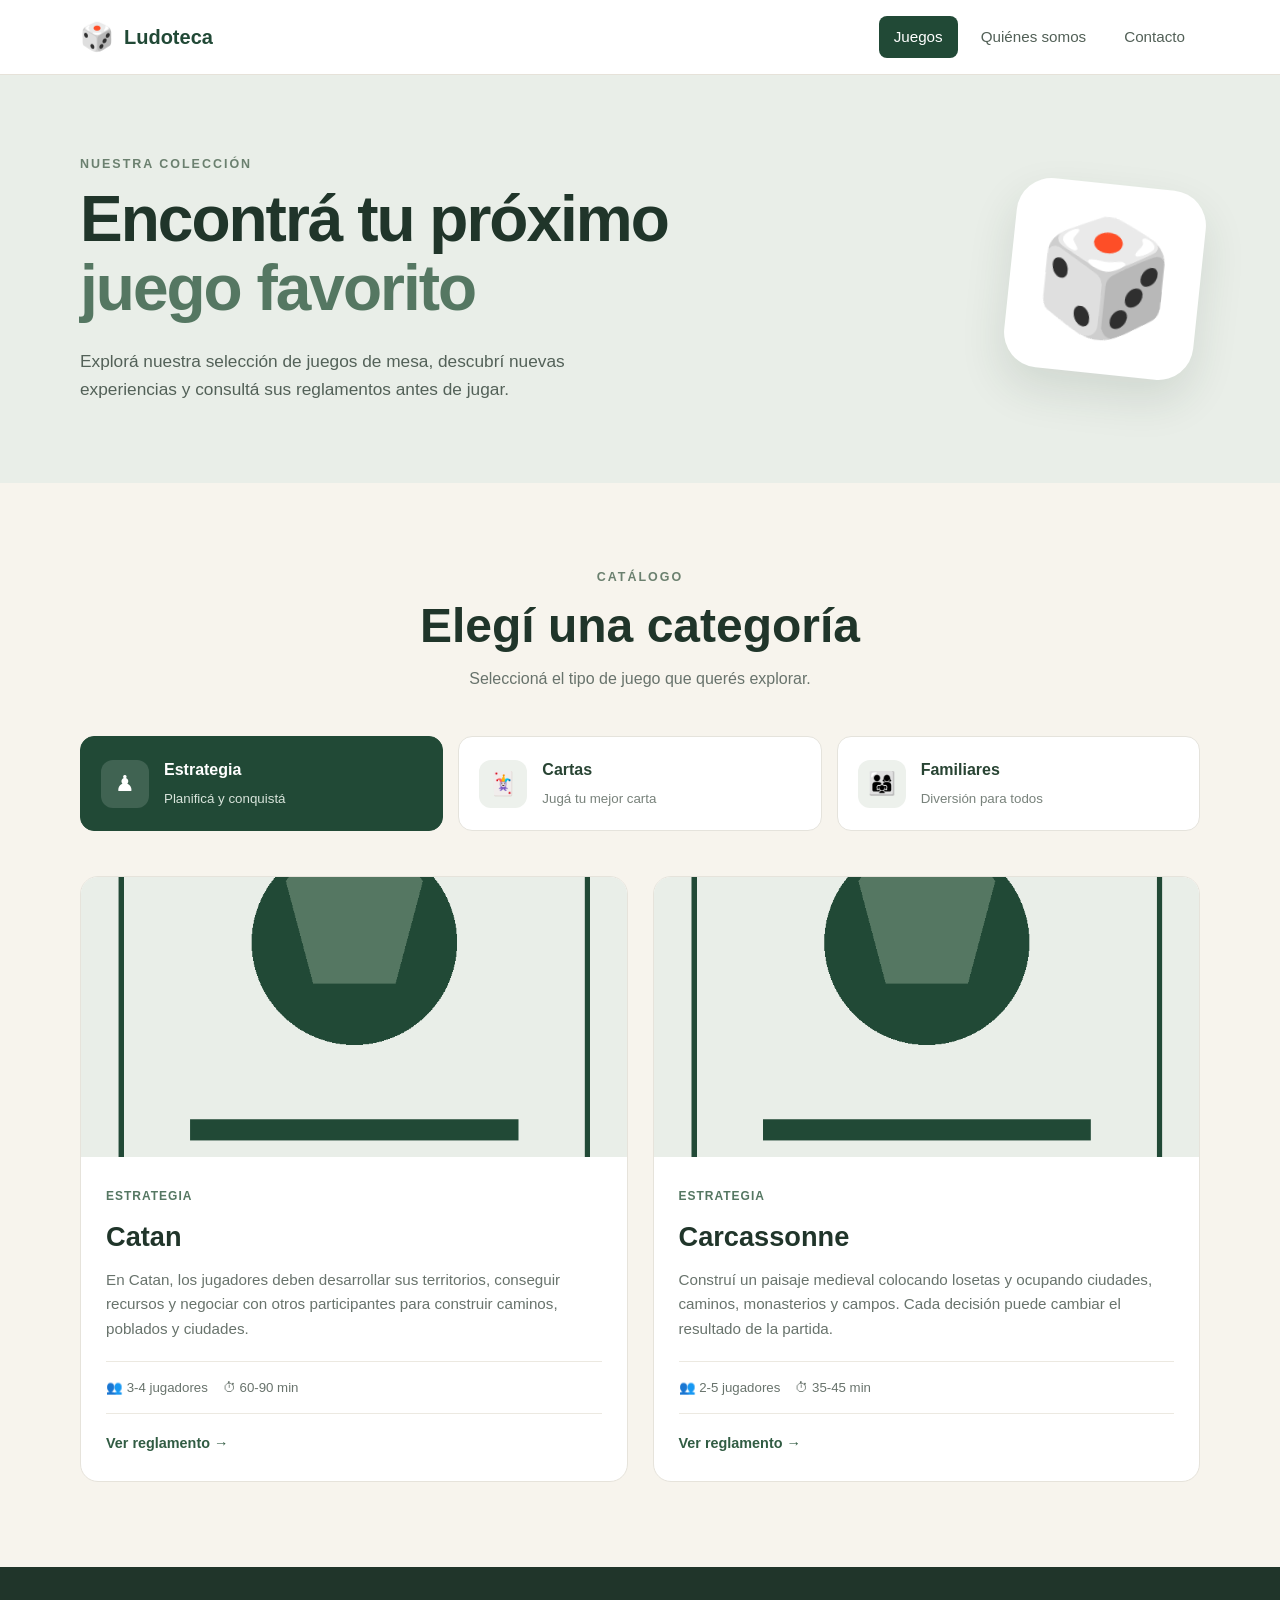
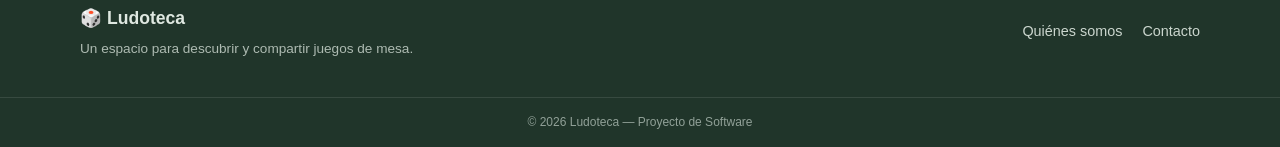
<file: chatgpt/index.html>
<!DOCTYPE html>
<html lang="es">
<head>
    <meta charset="UTF-8">
    <meta name="viewport" content="width=device-width, initial-scale=1.0">
    <title>Ludoteca - Juegos de mesa</title>
    <link rel="stylesheet" href="estilosIA.css">
</head>

<body>

    <!-- ================= HEADER ================= -->

    <header class="header">
        <div class="contenedor header-contenido">

            <a href="index.html" class="logo">
                <span class="logo-icono">🎲</span>
                <span>Ludoteca</span>
            </a>

            <nav class="navegacion">
                <a href="index.html" class="activo">Juegos</a>
                <a href="nosotros.html">Quiénes somos</a>
                <a href="contacto.html">Contacto</a>
            </nav>

        </div>
    </header>


    <!-- ================= PRESENTACIÓN ================= -->

    <main>

        <section class="hero">
            <div class="contenedor hero-contenido">

                <div class="hero-texto">
                    <p class="etiqueta">NUESTRA COLECCIÓN</p>

                    <h1>
                        Encontrá tu próximo
                        <span>juego favorito</span>
                    </h1>

                    <p class="hero-descripcion">
                        Explorá nuestra selección de juegos de mesa,
                        descubrí nuevas experiencias y consultá sus
                        reglamentos antes de jugar.
                    </p>
                </div>

                <div class="hero-dado">
                    🎲
                </div>

            </div>
        </section>


        <!-- ================= CATÁLOGO ================= -->

        <section class="catalogo" id="juegos">

            <div class="contenedor">

                <div class="seccion-titulo">
                    <p class="etiqueta">CATÁLOGO</p>
                    <h2>Elegí una categoría</h2>
                    <p>
                        Seleccioná el tipo de juego que querés explorar.
                    </p>
                </div>


                <!-- RADIO BUTTONS -->

                <input type="radio" name="categoria" id="estrategia" checked>
                <input type="radio" name="categoria" id="cartas">
                <input type="radio" name="categoria" id="familiares">


                <!-- BOTONES DE CATEGORÍA -->

                <div class="categorias">

                    <label for="estrategia" class="categoria">
                        <span class="categoria-icono">♟</span>
                        <span>
                            <strong>Estrategia</strong>
                            <small>Planificá y conquistá</small>
                        </span>
                    </label>

                    <label for="cartas" class="categoria">
                        <span class="categoria-icono">🃏</span>
                        <span>
                            <strong>Cartas</strong>
                            <small>Jugá tu mejor carta</small>
                        </span>
                    </label>

                    <label for="familiares" class="categoria">
                        <span class="categoria-icono">👨‍👩‍👧</span>
                        <span>
                            <strong>Familiares</strong>
                            <small>Diversión para todos</small>
                        </span>
                    </label>

                </div>


                <!-- ================= ESTRATEGIA ================= -->

                <div class="juegos juegos-estrategia">

                    <article class="juego-card">

                        <div class="juego-imagen">
                            <img src="imagenes/catan.png"
                                 alt="Portada del juego Catan">
                        </div>

                        <div class="juego-contenido">

                            <span class="juego-categoria">
                                Estrategia
                            </span>

                            <h3>Catan</h3>

                            <p>
                                En Catan, los jugadores deben desarrollar
                                sus territorios, conseguir recursos y
                                negociar con otros participantes para
                                construir caminos, poblados y ciudades.
                            </p>

                            <div class="juego-info">
                                <span>👥 3-4 jugadores</span>
                                <span>⏱ 60-90 min</span>
                            </div>

                            <a href="reglamentos/catan.pdf"
                               class="boton-reglamento"
                               target="_blank">
                                Ver reglamento →
                            </a>

                        </div>

                    </article>


                    <article class="juego-card">

                        <div class="juego-imagen">
                            <img src="imagenes/carcassonne.png"
                                 alt="Portada del juego Carcassonne">
                        </div>

                        <div class="juego-contenido">

                            <span class="juego-categoria">
                                Estrategia
                            </span>

                            <h3>Carcassonne</h3>

                            <p>
                                Construí un paisaje medieval colocando
                                losetas y ocupando ciudades, caminos,
                                monasterios y campos. Cada decisión
                                puede cambiar el resultado de la partida.
                            </p>

                            <div class="juego-info">
                                <span>👥 2-5 jugadores</span>
                                <span>⏱ 35-45 min</span>
                            </div>

                            <a href="reglamentos/carcassonne.pdf"
                               class="boton-reglamento"
                               target="_blank">
                                Ver reglamento →
                            </a>

                        </div>

                    </article>

                </div>


                <!-- ================= CARTAS ================= -->

                <div class="juegos juegos-cartas">

                    <article class="juego-card">

                        <div class="juego-imagen">
                            <img src="imagenes/uno.png"
                                 alt="Portada del juego UNO">
                        </div>

                        <div class="juego-contenido">

                            <span class="juego-categoria">
                                Cartas
                            </span>

                            <h3>UNO</h3>

                            <p>
                                Un clásico juego de cartas donde el
                                objetivo es quedarse sin cartas antes
                                que los demás. Usá cartas especiales,
                                cambiá el color y sorprendé a tus rivales.
                            </p>

                            <div class="juego-info">
                                <span>👥 2-10 jugadores</span>
                                <span>⏱ 15-20 min</span>
                            </div>

                            <a href="reglamentos/uno.pdf"
                               class="boton-reglamento"
                               target="_blank">
                                Ver reglamento →
                            </a>

                        </div>

                    </article>


                    <article class="juego-card">

                        <div class="juego-imagen">
                            <img src="imagenes/virus.png"
                                 alt="Portada del juego Virus!">
                        </div>

                        <div class="juego-contenido">

                            <span class="juego-categoria">
                                Cartas
                            </span>

                            <h3>Virus!</h3>

                            <p>
                                Conseguí un cuerpo sano mientras intentás
                                infectar a tus rivales. Utilizá virus,
                                medicinas y tratamientos para completar
                                tus órganos antes que los demás.
                            </p>

                            <div class="juego-info">
                                <span>👥 2-6 jugadores</span>
                                <span>⏱ 20 min</span>
                            </div>

                            <a href="reglamentos/virus.pdf"
                               class="boton-reglamento"
                               target="_blank">
                                Ver reglamento →
                            </a>

                        </div>

                    </article>

                </div>


                <!-- ================= FAMILIARES ================= -->

                <div class="juegos juegos-familiares">

                    <article class="juego-card">

                        <div class="juego-imagen">
                            <img src="imagenes/dixit.png"
                                 alt="Portada del juego Dixit">
                        </div>

                        <div class="juego-contenido">

                            <span class="juego-categoria">
                                Familiares
                            </span>

                            <h3>Dixit</h3>

                            <p>
                                Un juego de imaginación y creatividad.
                                Cada jugador utiliza imágenes para
                                representar una idea y los demás deben
                                descubrir cuál fue la carta elegida.
                            </p>

                            <div class="juego-info">
                                <span>👥 3-8 jugadores</span>
                                <span>⏱ 30 min</span>
                            </div>

                            <a href="reglamentos/dixit.pdf"
                               class="boton-reglamento"
                               target="_blank">
                                Ver reglamento →
                            </a>

                        </div>

                    </article>


                    <article class="juego-card">

                        <div class="juego-imagen">
                            <img src="imagenes/clue.png"
                                 alt="Portada del juego Clue">
                        </div>

                        <div class="juego-contenido">

                            <span class="juego-categoria">
                                Familiares
                            </span>

                            <h3>Clue</h3>

                            <p>
                                Resolvé un misterioso asesinato utilizando
                                las pistas disponibles. Deducí quién fue
                                el responsable, dónde ocurrió y qué arma
                                se utilizó.
                            </p>

                            <div class="juego-info">
                                <span>👥 3-6 jugadores</span>
                                <span>⏱ 45 min</span>
                            </div>

                            <a href="reglamentos/clue.pdf"
                               class="boton-reglamento"
                               target="_blank">
                                Ver reglamento →
                            </a>

                        </div>

                    </article>

                </div>

            </div>

        </section>

    </main>


    <!-- ================= FOOTER ================= -->

    <footer class="footer">

        <div class="contenedor footer-contenido">

            <div>
                <strong>🎲 Ludoteca</strong>
                <p>
                    Un espacio para descubrir y compartir
                    juegos de mesa.
                </p>
            </div>

            <div class="footer-links">
                <a href="nosotros.html">Quiénes somos</a>
                <a href="contacto.html">Contacto</a>
            </div>

        </div>

        <div class="copyright">
            © 2026 Ludoteca — Proyecto de Software
        </div>

    </footer>

</body>
</html>
</file>
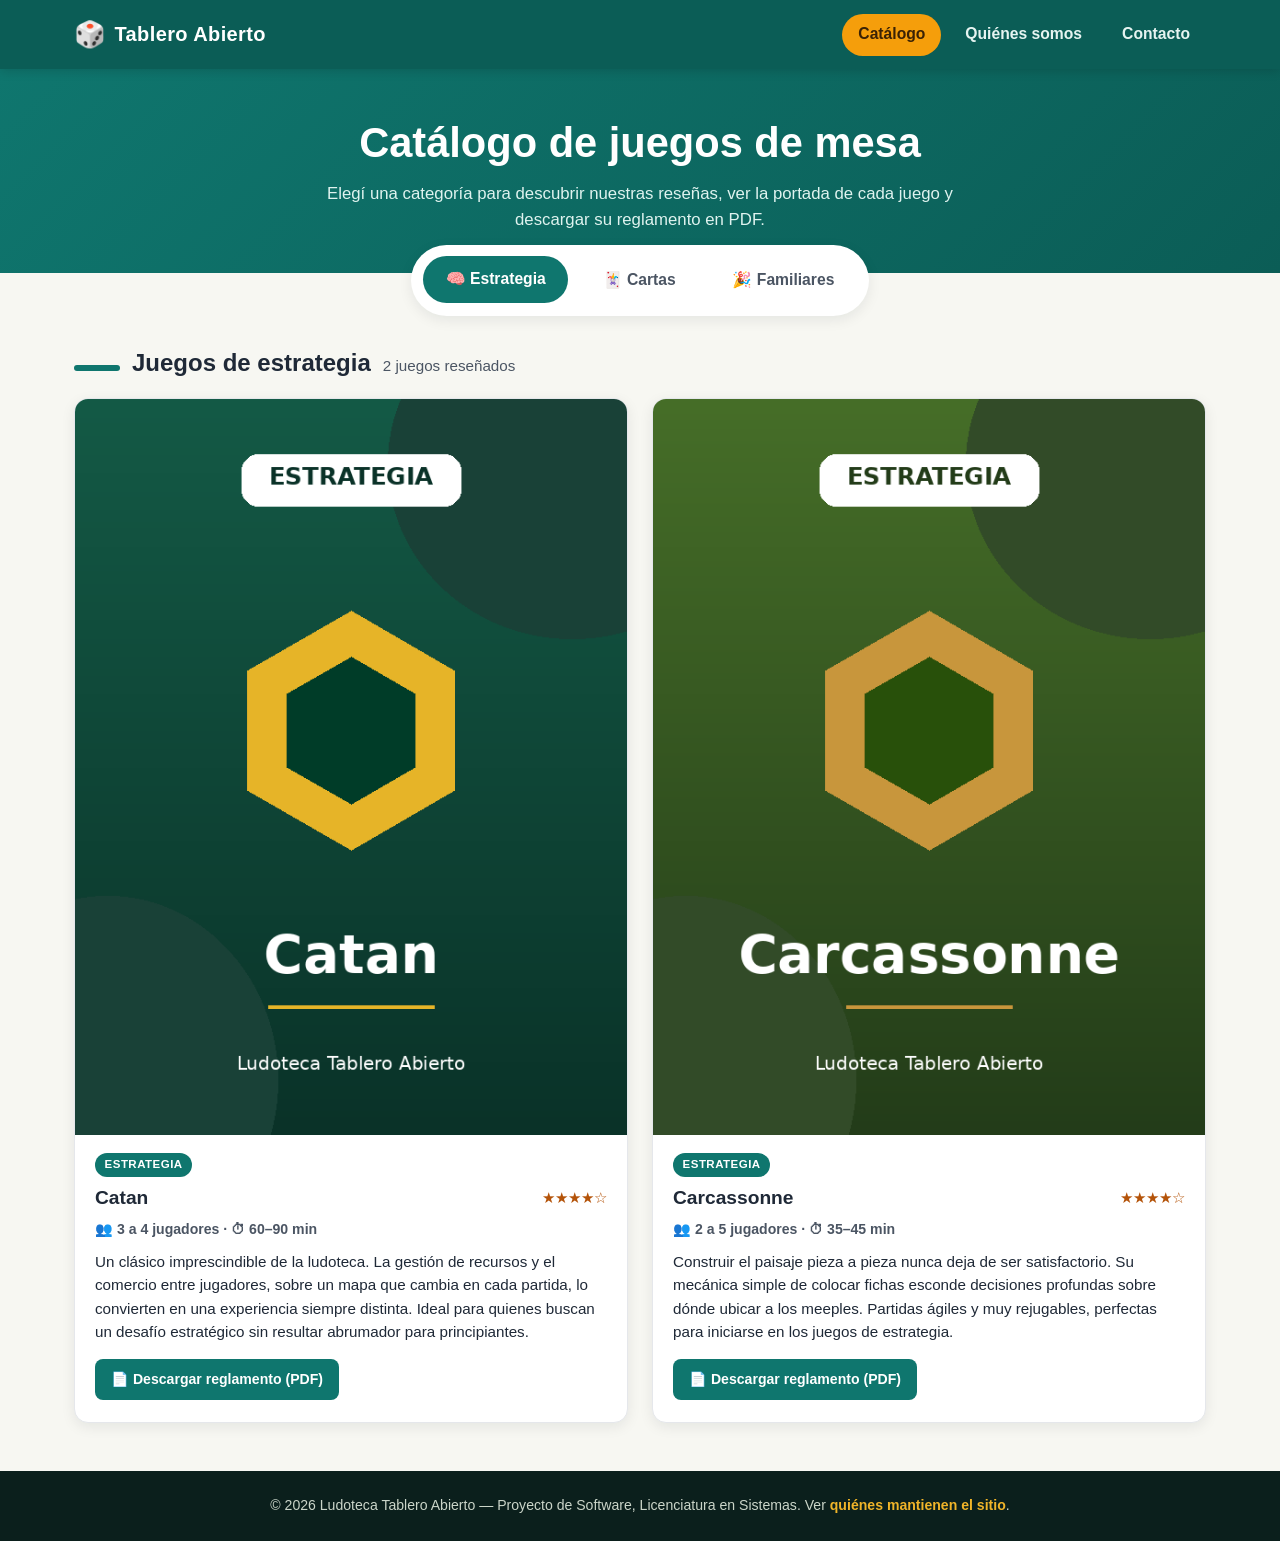
<file: claude/index.html>
<!DOCTYPE html>
<html lang="es">
<head>
  <meta charset="UTF-8">
  <meta name="viewport" content="width=device-width, initial-scale=1.0">
  <title>Catálogo de juegos — Ludoteca Tablero Abierto</title>
  <meta name="description" content="Catálogo de reseñas de juegos de mesa de la Ludoteca Tablero Abierto, organizado por categorías: estrategia, cartas y familiares.">
  <link rel="stylesheet" href="estilosIA.css">
</head>
<body>

  <header class="site-header">
    <div class="header-inner">
      <a href="index.html" class="logo"><span class="icono">🎲</span> Tablero Abierto</a>

      <input type="checkbox" id="menu-toggle" class="menu-toggle">
      <label for="menu-toggle" class="menu-icono" aria-label="Abrir menú de navegación">☰</label>

      <nav class="nav-principal" aria-label="Navegación principal">
        <ul>
          <li><a href="index.html" class="activo" aria-current="page">Catálogo</a></li>
          <li><a href="quienes-somos.html">Quiénes somos</a></li>
          <li><a href="contacto.html">Contacto</a></li>
        </ul>
      </nav>
    </div>
  </header>

  <main>
    <section class="hero">
      <h1>Catálogo de juegos de mesa</h1>
      <p>Elegí una categoría para descubrir nuestras reseñas, ver la portada de cada juego y descargar su reglamento en PDF.</p>
    </section>

    <!-- ================= SELECTOR DE CATEGORÍAS (100% HTML/CSS, sin scripts) ================= -->
    <section class="selector-categorias" aria-label="Selector de categoría de juegos">

      <input type="radio" name="categoria" id="cat-estrategia" checked>
      <input type="radio" name="categoria" id="cat-cartas">
      <input type="radio" name="categoria" id="cat-familiares">

      <div class="tabs" role="tablist" aria-label="Categorías de juegos">
        <label for="cat-estrategia">🧠 Estrategia</label>
        <label for="cat-cartas">🃏 Cartas</label>
        <label for="cat-familiares">🎉 Familiares</label>
      </div>

      <div class="paneles">

        <!-- ---------- PANEL: ESTRATEGIA ---------- -->
        <section id="panel-estrategia" class="panel">
          <div class="panel-encabezado">
            <span class="franja" aria-hidden="true"></span>
            <h2>Juegos de estrategia</h2>
            <span class="contador">2 juegos reseñados</span>
          </div>

          <div class="juegos-grid">

            <article class="juego-card">
              <div class="juego-imagen-wrap">
                <img src="imagenes/catan.png" alt="Portada del juego Catan, ilustración con hexágono dorado sobre fondo verde" loading="lazy">
              </div>
              <div class="juego-info">
                <span class="juego-etiqueta">Estrategia</span>
                <div class="juego-header">
                  <h3>Catan</h3>
                  <span class="rating" aria-label="Calificación 4,5 de 5 estrellas">★★★★☆</span>
                </div>
                <p class="juego-meta">👥 3 a 4 jugadores · ⏱ 60–90 min</p>
                <p class="juego-resena">Un clásico imprescindible de la ludoteca. La gestión de recursos y el comercio entre jugadores, sobre un mapa que cambia en cada partida, lo convierten en una experiencia siempre distinta. Ideal para quienes buscan un desafío estratégico sin resultar abrumador para principiantes.</p>
                <a class="btn-descarga" href="reglamentos/catan.pdf" download>📄 Descargar reglamento (PDF)</a>
              </div>
            </article>

            <article class="juego-card">
              <div class="juego-imagen-wrap">
                <img src="imagenes/carcassonne.png" alt="Portada del juego Carcassonne, ilustración con hexágono dorado sobre fondo verde oliva" loading="lazy">
              </div>
              <div class="juego-info">
                <span class="juego-etiqueta">Estrategia</span>
                <div class="juego-header">
                  <h3>Carcassonne</h3>
                  <span class="rating" aria-label="Calificación 4,5 de 5 estrellas">★★★★☆</span>
                </div>
                <p class="juego-meta">👥 2 a 5 jugadores · ⏱ 35–45 min</p>
                <p class="juego-resena">Construir el paisaje pieza a pieza nunca deja de ser satisfactorio. Su mecánica simple de colocar fichas esconde decisiones profundas sobre dónde ubicar a los meeples. Partidas ágiles y muy rejugables, perfectas para iniciarse en los juegos de estrategia.</p>
                <a class="btn-descarga" href="reglamentos/carcassonne.pdf" download>📄 Descargar reglamento (PDF)</a>
              </div>
            </article>

          </div>
        </section>

        <!-- ---------- PANEL: CARTAS ---------- -->
        <section id="panel-cartas" class="panel">
          <div class="panel-encabezado">
            <span class="franja" aria-hidden="true"></span>
            <h2>Juegos de cartas</h2>
            <span class="contador">2 juegos reseñados</span>
          </div>

          <div class="juegos-grid">

            <article class="juego-card">
              <div class="juego-imagen-wrap">
                <img src="imagenes/truco.png" alt="Portada del juego Truco, ilustración con naipes sobre fondo rojo" loading="lazy">
              </div>
              <div class="juego-info">
                <span class="juego-etiqueta">Cartas</span>
                <div class="juego-header">
                  <h3>Truco</h3>
                  <span class="rating" aria-label="Calificación 5 de 5 estrellas">★★★★★</span>
                </div>
                <p class="juego-meta">👥 2 a 6 jugadores · ⏱ 20–40 min</p>
                <p class="juego-resena">El juego de cartas más popular en las mesas argentinas. El envite, el bluff y los códigos de gestos entre compañeros generan un clima único de picardía y competencia. Recomendado para grupos con ganas de reírse y discutir cada mano.</p>
                <a class="btn-descarga" href="reglamentos/truco.pdf" download>📄 Descargar reglamento (PDF)</a>
              </div>
            </article>

            <article class="juego-card">
              <div class="juego-imagen-wrap">
                <img src="imagenes/uno.png" alt="Portada del juego UNO, ilustración con naipes sobre fondo azul" loading="lazy">
              </div>
              <div class="juego-info">
                <span class="juego-etiqueta">Cartas</span>
                <div class="juego-header">
                  <h3>UNO</h3>
                  <span class="rating" aria-label="Calificación 4 de 5 estrellas">★★★★☆</span>
                </div>
                <p class="juego-meta">👥 2 a 10 jugadores · ⏱ 15–30 min</p>
                <p class="juego-resena">Rápido, colorido y adictivo. Las cartas especiales cambian el rumbo de la partida en segundos, generando alianzas y giros inesperados. Una excelente opción para romper el hielo en grupos numerosos y de todas las edades.</p>
                <a class="btn-descarga" href="reglamentos/uno.pdf" download>📄 Descargar reglamento (PDF)</a>
              </div>
            </article>

          </div>
        </section>

        <!-- ---------- PANEL: FAMILIARES ---------- -->
        <section id="panel-familiares" class="panel">
          <div class="panel-encabezado">
            <span class="franja" aria-hidden="true"></span>
            <h2>Juegos familiares</h2>
            <span class="contador">2 juegos reseñados</span>
          </div>

          <div class="juegos-grid">

            <article class="juego-card">
              <div class="juego-imagen-wrap">
                <img src="imagenes/jenga.png" alt="Portada del juego Jenga, ilustración con dado sobre fondo marrón" loading="lazy">
              </div>
              <div class="juego-info">
                <span class="juego-etiqueta">Familiares</span>
                <div class="juego-header">
                  <h3>Jenga</h3>
                  <span class="rating" aria-label="Calificación 4,5 de 5 estrellas">★★★★☆</span>
                </div>
                <p class="juego-meta">👥 2 o más jugadores · ⏱ 10–20 min</p>
                <p class="juego-resena">Tensión pura en cada turno. La torre de madera pone a prueba el pulso y la concentración de grandes y chicos por igual. Un infaltable para reunir a toda la familia alrededor de la mesa.</p>
                <a class="btn-descarga" href="reglamentos/jenga.pdf" download>📄 Descargar reglamento (PDF)</a>
              </div>
            </article>

            <article class="juego-card">
              <div class="juego-imagen-wrap">
                <img src="imagenes/pictionary.png" alt="Portada del juego Pictionary, ilustración con dado sobre fondo rosa y violeta" loading="lazy">
              </div>
              <div class="juego-info">
                <span class="juego-etiqueta">Familiares</span>
                <div class="juego-header">
                  <h3>Pictionary</h3>
                  <span class="rating" aria-label="Calificación 4 de 5 estrellas">★★★★☆</span>
                </div>
                <p class="juego-meta">👥 4 o más jugadores, en equipos · ⏱ 30–45 min</p>
                <p class="juego-resena">Dibujar, adivinar y reír son los tres pilares de este clásico familiar. Fomenta la creatividad y el trabajo en equipo, con partidas llenas de dibujos memorables y confusiones divertidas.</p>
                <a class="btn-descarga" href="reglamentos/pictionary.pdf" download>📄 Descargar reglamento (PDF)</a>
              </div>
            </article>

          </div>
        </section>

      </div>
    </section>
  </main>

  <footer class="site-footer">
    <p>© 2026 Ludoteca Tablero Abierto — Proyecto de Software, Licenciatura en Sistemas. Ver <a href="quienes-somos.html">quiénes mantienen el sitio</a>.</p>
  </footer>

</body>
</html>
</file>
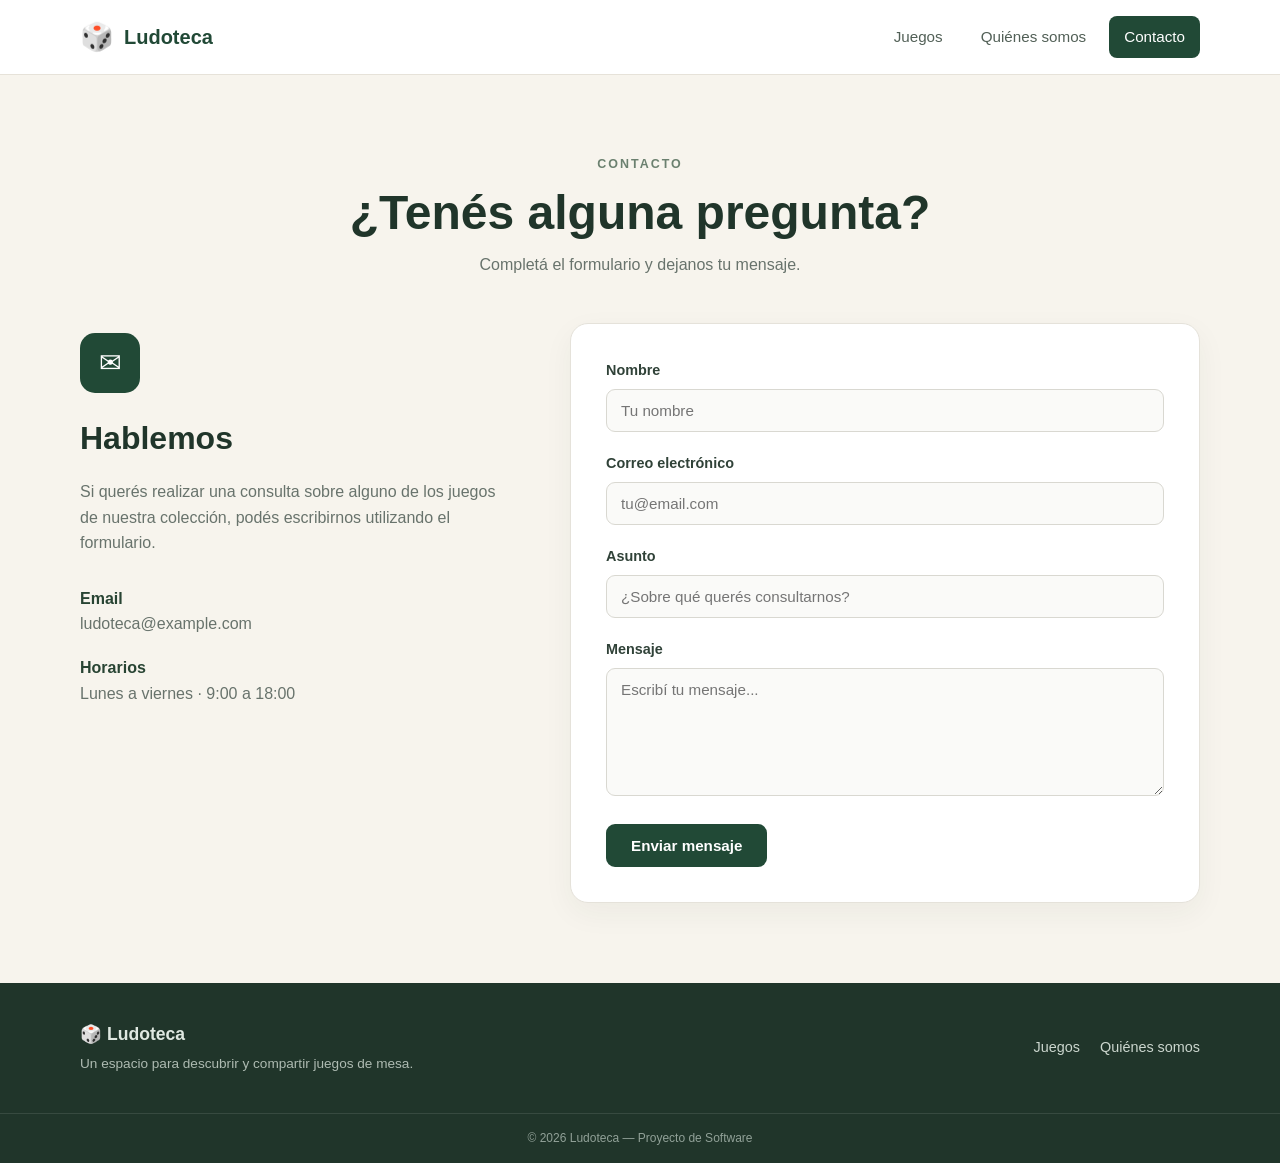
<file: chatgpt/contacto.html>
<!DOCTYPE html>
<html lang="es">
<head>
    <meta charset="UTF-8">
    <meta name="viewport" content="width=device-width, initial-scale=1.0">
    <title>Contacto - Ludoteca</title>
    <link rel="stylesheet" href="estilosIA.css">
</head>

<body>

    <!-- ================= HEADER ================= -->

    <header class="header">

        <div class="contenedor header-contenido">

            <a href="index.html" class="logo">
                <span class="logo-icono">🎲</span>
                <span>Ludoteca</span>
            </a>

            <nav class="navegacion">
                <a href="index.html">Juegos</a>
                <a href="nosotros.html">Quiénes somos</a>
                <a href="contacto.html" class="activo">Contacto</a>
            </nav>

        </div>

    </header>


    <!-- ================= CONTACTO ================= -->

    <main>

        <section class="pagina">

            <div class="contenedor">

                <div class="seccion-titulo">
                    <p class="etiqueta">CONTACTO</p>

                    <h1>
                        ¿Tenés alguna pregunta?
                    </h1>

                    <p>
                        Completá el formulario y dejanos tu mensaje.
                    </p>
                </div>


                <div class="contacto-grid">

                    <!-- INFORMACIÓN -->

                    <div class="contacto-info">

                        <div class="contacto-icono">
                            ✉
                        </div>

                        <h2>Hablemos</h2>

                        <p>
                            Si querés realizar una consulta sobre
                            alguno de los juegos de nuestra colección,
                            podés escribirnos utilizando el formulario.
                        </p>

                        <div class="dato-contacto">
                            <strong>Email</strong>
                            <span>ludoteca@example.com</span>
                        </div>

                        <div class="dato-contacto">
                            <strong>Horarios</strong>
                            <span>Lunes a viernes · 9:00 a 18:00</span>
                        </div>

                    </div>


                    <!-- FORMULARIO -->

                    <form class="formulario">

                        <div class="campo">

                            <label for="nombre">
                                Nombre
                            </label>

                            <input
                                type="text"
                                id="nombre"
                                name="nombre"
                                placeholder="Tu nombre"
                                required
                            >

                        </div>


                        <div class="campo">

                            <label for="email">
                                Correo electrónico
                            </label>

                            <input
                                type="email"
                                id="email"
                                name="email"
                                placeholder="tu@email.com"
                                required
                            >

                        </div>


                        <div class="campo">

                            <label for="asunto">
                                Asunto
                            </label>

                            <input
                                type="text"
                                id="asunto"
                                name="asunto"
                                placeholder="¿Sobre qué querés consultarnos?"
                            >

                        </div>


                        <div class="campo">

                            <label for="mensaje">
                                Mensaje
                            </label>

                            <textarea
                                id="mensaje"
                                name="mensaje"
                                rows="6"
                                placeholder="Escribí tu mensaje..."
                                required
                            ></textarea>

                        </div>


                        <button type="submit" class="boton">
                            Enviar mensaje
                        </button>

                    </form>

                </div>

            </div>

        </section>

    </main>


    <!-- ================= FOOTER ================= -->

    <footer class="footer">

        <div class="contenedor footer-contenido">

            <div>
                <strong>🎲 Ludoteca</strong>
                <p>
                    Un espacio para descubrir y compartir
                    juegos de mesa.
                </p>
            </div>

            <div class="footer-links">
                <a href="index.html">Juegos</a>
                <a href="nosotros.html">Quiénes somos</a>
            </div>

        </div>

        <div class="copyright">
            © 2026 Ludoteca — Proyecto de Software
        </div>

    </footer>

</body>
</html>
</file>
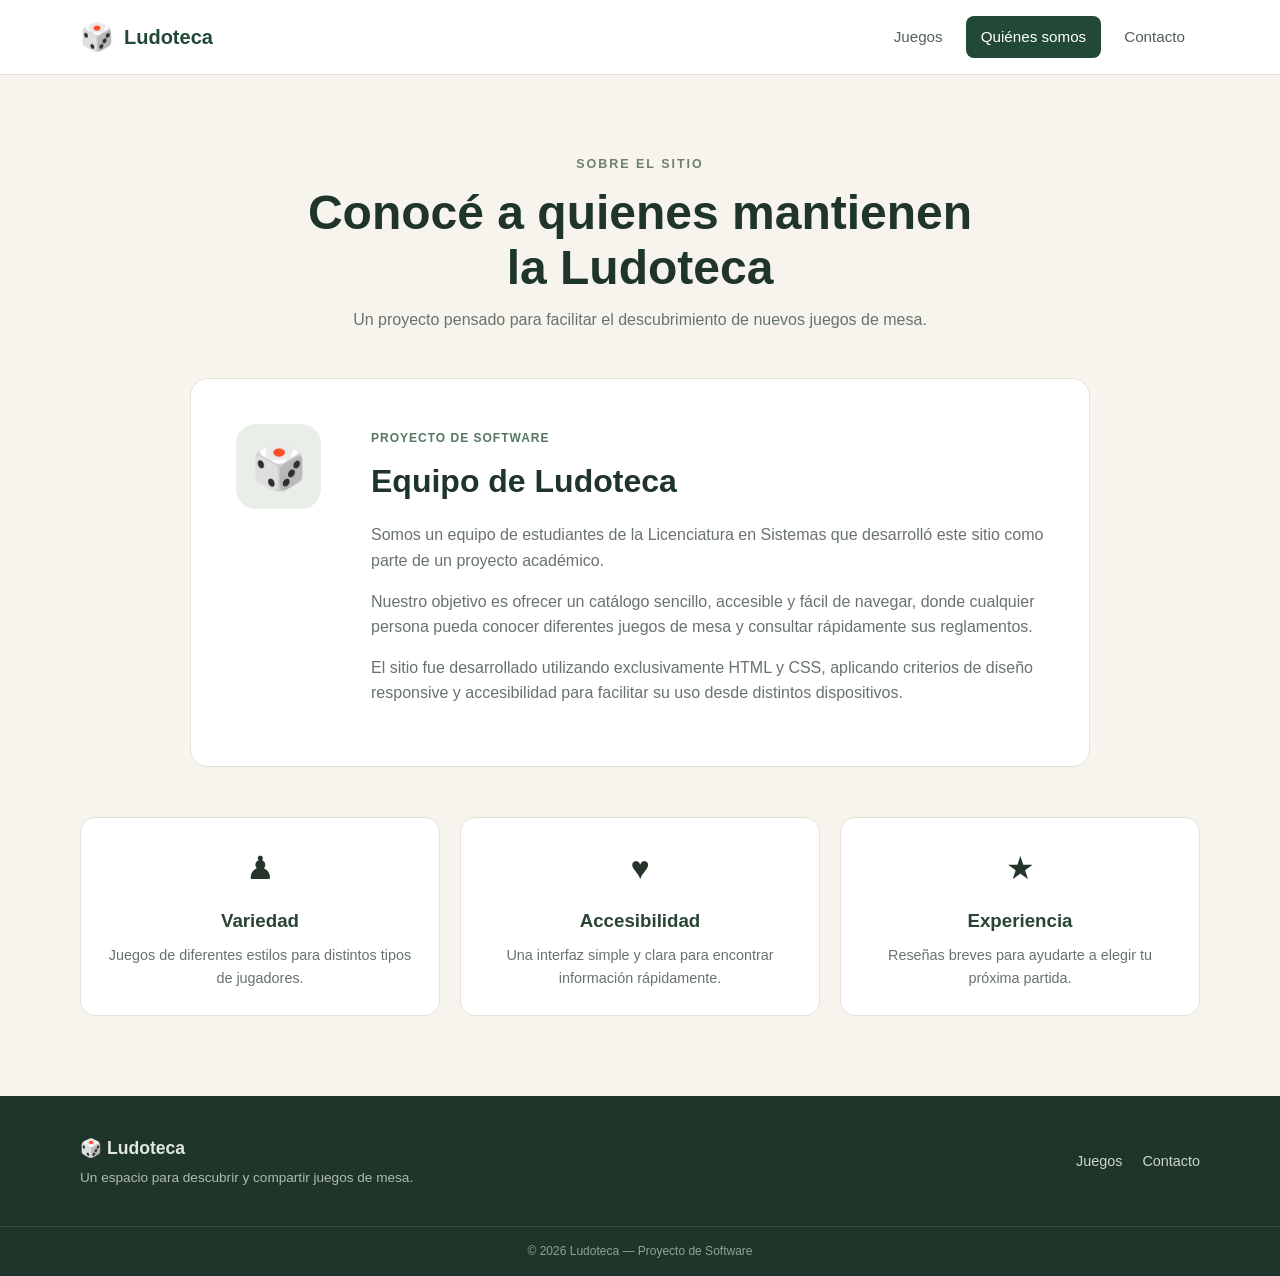
<file: chatgpt/nosotros.html>
<!DOCTYPE html>
<html lang="es">
<head>
    <meta charset="UTF-8">
    <meta name="viewport" content="width=device-width, initial-scale=1.0">
    <title>Quiénes somos - Ludoteca</title>
    <link rel="stylesheet" href="estilosIA.css">
</head>

<body>

    <!-- ================= HEADER ================= -->

    <header class="header">

        <div class="contenedor header-contenido">

            <a href="index.html" class="logo">
                <span class="logo-icono">🎲</span>
                <span>Ludoteca</span>
            </a>

            <nav class="navegacion">
                <a href="index.html">Juegos</a>
                <a href="nosotros.html" class="activo">
                    Quiénes somos
                </a>
                <a href="contacto.html">Contacto</a>
            </nav>

        </div>

    </header>


    <!-- ================= NOSOTROS ================= -->

    <main>

        <section class="pagina">

            <div class="contenedor">

                <div class="seccion-titulo">

                    <p class="etiqueta">
                        SOBRE EL SITIO
                    </p>

                    <h1>
                        Conocé a quienes mantienen la Ludoteca
                    </h1>

                    <p>
                        Un proyecto pensado para facilitar el
                        descubrimiento de nuevos juegos de mesa.
                    </p>

                </div>


                <div class="nosotros-card">

                    <div class="nosotros-icono">
                        🎲
                    </div>

                    <div>

                        <span class="juego-categoria">
                            Proyecto de Software
                        </span>

                        <h2>
                            Equipo de Ludoteca
                        </h2>

                        <p>
                            Somos un equipo de estudiantes de la
                            Licenciatura en Sistemas que desarrolló
                            este sitio como parte de un proyecto
                            académico.
                        </p>

                        <p>
                            Nuestro objetivo es ofrecer un catálogo
                            sencillo, accesible y fácil de navegar,
                            donde cualquier persona pueda conocer
                            diferentes juegos de mesa y consultar
                            rápidamente sus reglamentos.
                        </p>

                        <p>
                            El sitio fue desarrollado utilizando
                            exclusivamente HTML y CSS, aplicando
                            criterios de diseño responsive y
                            accesibilidad para facilitar su uso
                            desde distintos dispositivos.
                        </p>

                    </div>

                </div>


                <!-- VALORES -->

                <div class="valores">

                    <div class="valor">

                        <span>♟</span>

                        <h3>
                            Variedad
                        </h3>

                        <p>
                            Juegos de diferentes estilos para
                            distintos tipos de jugadores.
                        </p>

                    </div>


                    <div class="valor">

                        <span>♥</span>

                        <h3>
                            Accesibilidad
                        </h3>

                        <p>
                            Una interfaz simple y clara para
                            encontrar información rápidamente.
                        </p>

                    </div>


                    <div class="valor">

                        <span>★</span>

                        <h3>
                            Experiencia
                        </h3>

                        <p>
                            Reseñas breves para ayudarte a elegir
                            tu próxima partida.
                        </p>

                    </div>

                </div>

            </div>

        </section>

    </main>


    <!-- ================= FOOTER ================= -->

    <footer class="footer">

        <div class="contenedor footer-contenido">

            <div>
                <strong>🎲 Ludoteca</strong>
                <p>
                    Un espacio para descubrir y compartir
                    juegos de mesa.
                </p>
            </div>

            <div class="footer-links">
                <a href="index.html">Juegos</a>
                <a href="contacto.html">Contacto</a>
            </div>

        </div>

        <div class="copyright">
            © 2026 Ludoteca — Proyecto de Software
        </div>

    </footer>

</body>
</html>
</file>
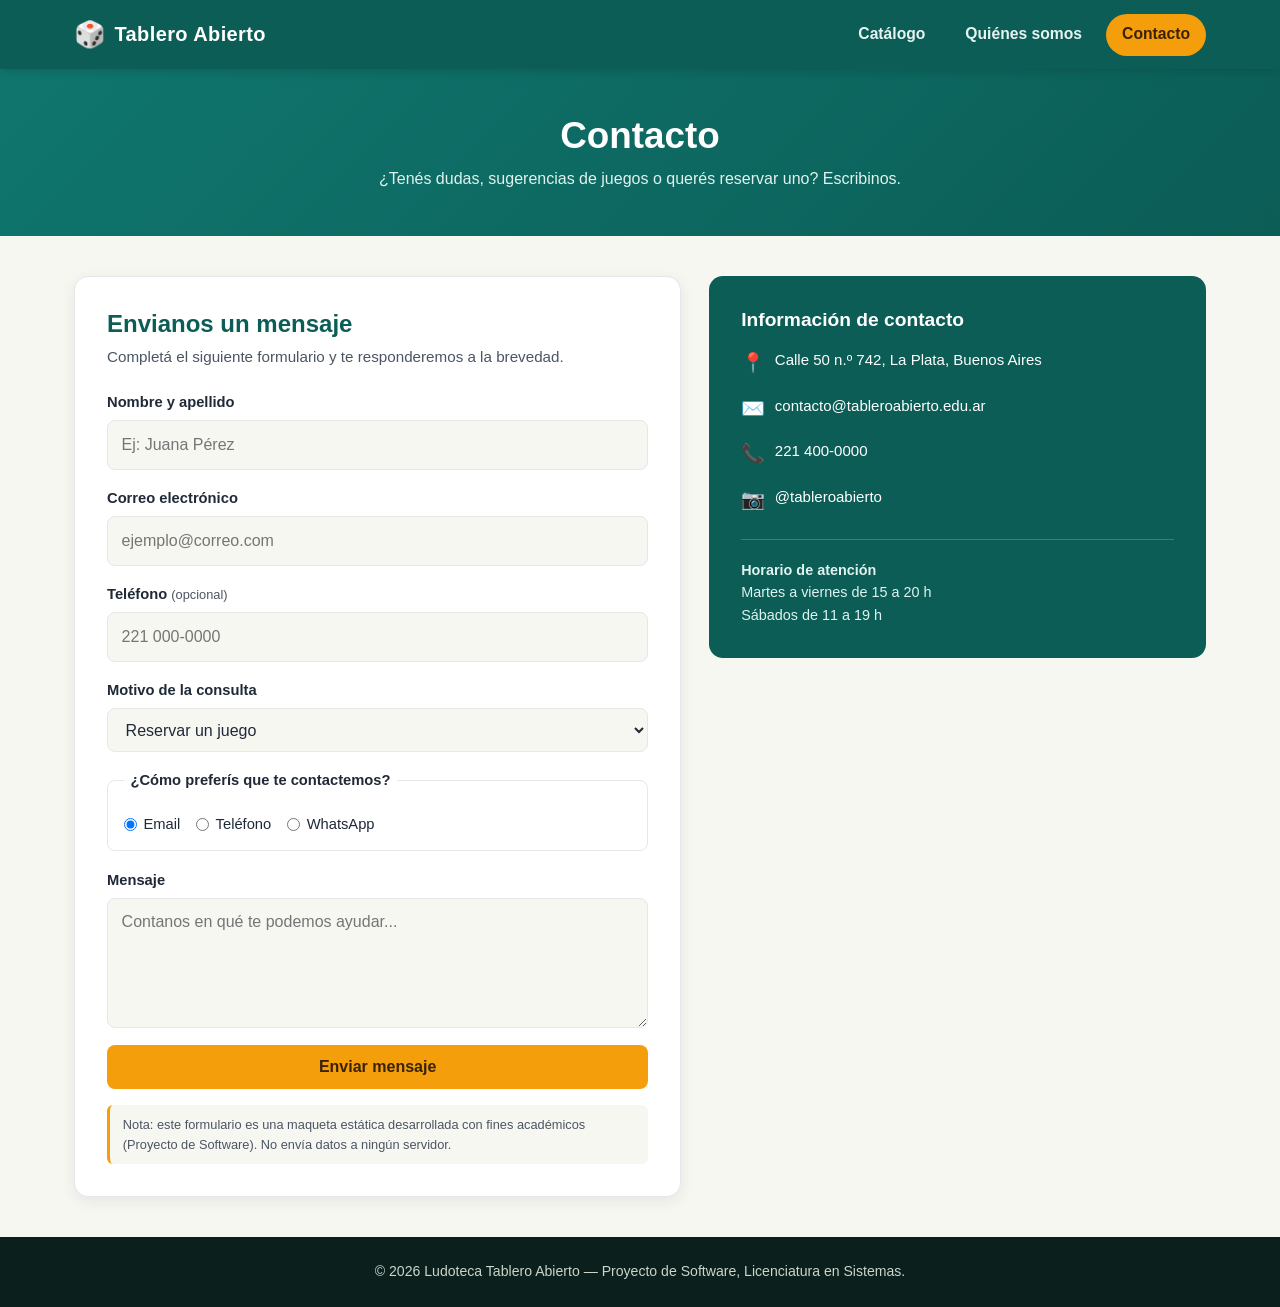
<file: claude/contacto.html>
<!DOCTYPE html>
<html lang="es">
<head>
  <meta charset="UTF-8">
  <meta name="viewport" content="width=device-width, initial-scale=1.0">
  <title>Contacto — Ludoteca Tablero Abierto</title>
  <meta name="description" content="Formulario de contacto e información de la Ludoteca Tablero Abierto.">
  <link rel="stylesheet" href="estilosIA.css">
</head>
<body>

  <header class="site-header">
    <div class="header-inner">
      <a href="index.html" class="logo"><span class="icono">🎲</span> Tablero Abierto</a>

      <input type="checkbox" id="menu-toggle" class="menu-toggle">
      <label for="menu-toggle" class="menu-icono" aria-label="Abrir menú de navegación">☰</label>

      <nav class="nav-principal" aria-label="Navegación principal">
        <ul>
          <li><a href="index.html">Catálogo</a></li>
          <li><a href="quienes-somos.html">Quiénes somos</a></li>
          <li><a href="contacto.html" class="activo" aria-current="page">Contacto</a></li>
        </ul>
      </nav>
    </div>
  </header>

  <main>
    <section class="pagina-header">
      <h1>Contacto</h1>
      <p>¿Tenés dudas, sugerencias de juegos o querés reservar uno? Escribinos.</p>
    </section>

    <div class="contenedor layout-contacto">

      <section class="form-card">
        <h2>Envianos un mensaje</h2>
        <p>Completá el siguiente formulario y te responderemos a la brevedad.</p>

        <form action="#" method="get">
          <div class="campo">
            <label for="nombre">Nombre y apellido</label>
            <input type="text" id="nombre" name="nombre" placeholder="Ej: Juana Pérez" required>
          </div>

          <div class="campo">
            <label for="email">Correo electrónico</label>
            <input type="email" id="email" name="email" placeholder="ejemplo@correo.com" required>
          </div>

          <div class="campo">
            <label for="telefono">Teléfono <span class="opcional">(opcional)</span></label>
            <input type="tel" id="telefono" name="telefono" placeholder="221 000-0000">
          </div>

          <div class="campo">
            <label for="asunto">Motivo de la consulta</label>
            <select id="asunto" name="asunto">
              <option value="reserva">Reservar un juego</option>
              <option value="sugerencia">Sugerir un juego para el catálogo</option>
              <option value="consulta">Consulta general</option>
              <option value="otro">Otro</option>
            </select>
          </div>

          <fieldset>
            <legend>¿Cómo preferís que te contactemos?</legend>
            <div class="radio-grupo">
              <label><input type="radio" name="contacto-preferido" value="email" checked> Email</label>
              <label><input type="radio" name="contacto-preferido" value="telefono"> Teléfono</label>
              <label><input type="radio" name="contacto-preferido" value="whatsapp"> WhatsApp</label>
            </div>
          </fieldset>

          <div class="campo">
            <label for="mensaje">Mensaje</label>
            <textarea id="mensaje" name="mensaje" placeholder="Contanos en qué te podemos ayudar..." required></textarea>
          </div>

          <button type="submit" class="btn-enviar">Enviar mensaje</button>

          <p class="aviso-demo">Nota: este formulario es una maqueta estática desarrollada con fines académicos (Proyecto de Software). No envía datos a ningún servidor.</p>
        </form>
      </section>

      <aside class="datos-contacto">
        <h2>Información de contacto</h2>
        <ul>
          <li><span class="icono">📍</span> <span>Calle 50 n.º 742, La Plata, Buenos Aires</span></li>
          <li><span class="icono">✉️</span> <span>contacto@tableroabierto.edu.ar</span></li>
          <li><span class="icono">📞</span> <span>221 400-0000</span></li>
          <li><span class="icono">📷</span> <span>@tableroabierto</span></li>
        </ul>
        <div class="horario">
          <strong>Horario de atención</strong><br>
          Martes a viernes de 15 a 20 h<br>
          Sábados de 11 a 19 h
        </div>
      </aside>

    </div>
  </main>

  <footer class="site-footer">
    <p>© 2026 Ludoteca Tablero Abierto — Proyecto de Software, Licenciatura en Sistemas.</p>
  </footer>

</body>
</html>
</file>
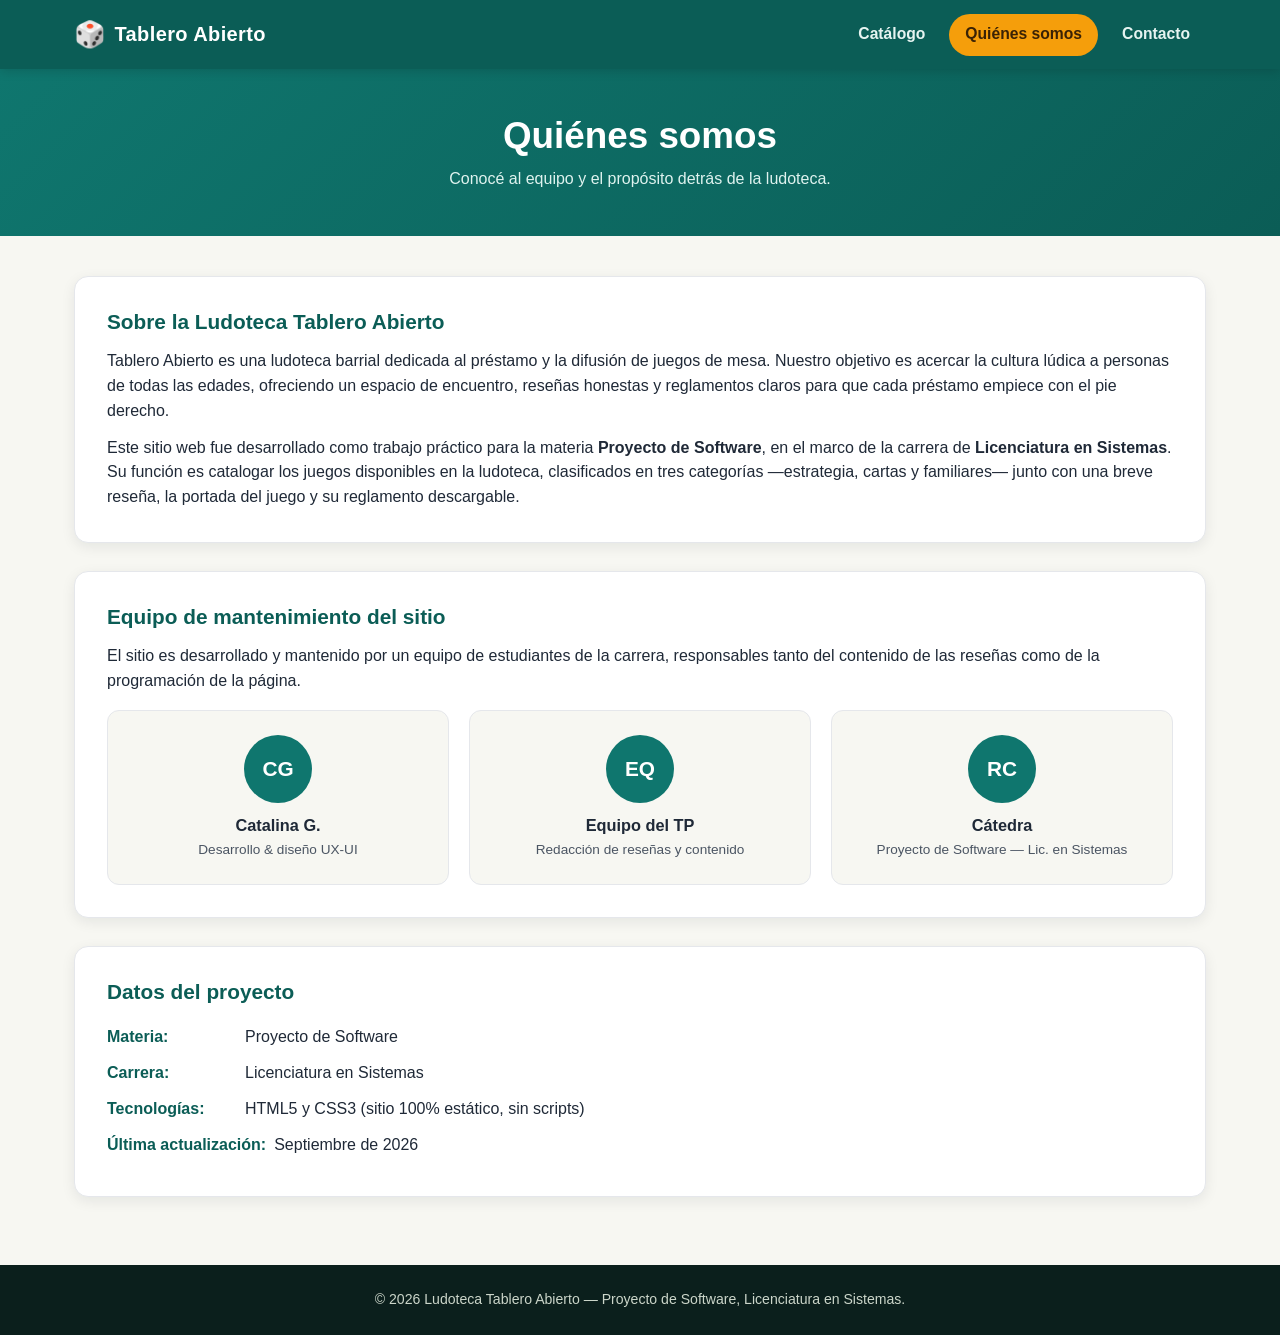
<file: claude/quienes-somos.html>
<!DOCTYPE html>
<html lang="es">
<head>
  <meta charset="UTF-8">
  <meta name="viewport" content="width=device-width, initial-scale=1.0">
  <title>Quiénes somos — Ludoteca Tablero Abierto</title>
  <meta name="description" content="Información sobre el equipo que mantiene el sitio de la Ludoteca Tablero Abierto.">
  <link rel="stylesheet" href="estilosIA.css">
</head>
<body>

  <header class="site-header">
    <div class="header-inner">
      <a href="index.html" class="logo"><span class="icono">🎲</span> Tablero Abierto</a>

      <input type="checkbox" id="menu-toggle" class="menu-toggle">
      <label for="menu-toggle" class="menu-icono" aria-label="Abrir menú de navegación">☰</label>

      <nav class="nav-principal" aria-label="Navegación principal">
        <ul>
          <li><a href="index.html">Catálogo</a></li>
          <li><a href="quienes-somos.html" class="activo" aria-current="page">Quiénes somos</a></li>
          <li><a href="contacto.html">Contacto</a></li>
        </ul>
      </nav>
    </div>
  </header>

  <main>
    <section class="pagina-header">
      <h1>Quiénes somos</h1>
      <p>Conocé al equipo y el propósito detrás de la ludoteca.</p>
    </section>

    <div class="contenedor">

      <article class="tarjeta-info">
        <h2>Sobre la Ludoteca Tablero Abierto</h2>
        <p>Tablero Abierto es una ludoteca barrial dedicada al préstamo y la difusión de juegos de mesa. Nuestro objetivo es acercar la cultura lúdica a personas de todas las edades, ofreciendo un espacio de encuentro, reseñas honestas y reglamentos claros para que cada préstamo empiece con el pie derecho.</p>
        <p>Este sitio web fue desarrollado como trabajo práctico para la materia <strong>Proyecto de Software</strong>, en el marco de la carrera de <strong>Licenciatura en Sistemas</strong>. Su función es catalogar los juegos disponibles en la ludoteca, clasificados en tres categorías —estrategia, cartas y familiares— junto con una breve reseña, la portada del juego y su reglamento descargable.</p>
      </article>

      <article class="tarjeta-info">
        <h2>Equipo de mantenimiento del sitio</h2>
        <p>El sitio es desarrollado y mantenido por un equipo de estudiantes de la carrera, responsables tanto del contenido de las reseñas como de la programación de la página.</p>

        <div class="equipo-grid">
          <div class="equipo-card">
            <div class="equipo-avatar">CG</div>
            <h3>Catalina G.</h3>
            <span>Desarrollo &amp; diseño UX-UI</span>
          </div>
          <div class="equipo-card">
            <div class="equipo-avatar">EQ</div>
            <h3>Equipo del TP</h3>
            <span>Redacción de reseñas y contenido</span>
          </div>
          <div class="equipo-card">
            <div class="equipo-avatar">RC</div>
            <h3>Cátedra</h3>
            <span>Proyecto de Software — Lic. en Sistemas</span>
          </div>
        </div>
      </article>

      <article class="tarjeta-info">
        <h2>Datos del proyecto</h2>
        <ul class="lista-datos">
          <li><strong>Materia:</strong> <span>Proyecto de Software</span></li>
          <li><strong>Carrera:</strong> <span>Licenciatura en Sistemas</span></li>
          <li><strong>Tecnologías:</strong> <span>HTML5 y CSS3 (sitio 100% estático, sin scripts)</span></li>
          <li><strong>Última actualización:</strong> <span>Septiembre de 2026</span></li>
        </ul>
      </article>

    </div>
  </main>

  <footer class="site-footer">
    <p>© 2026 Ludoteca Tablero Abierto — Proyecto de Software, Licenciatura en Sistemas.</p>
  </footer>

</body>
</html>
</file>
<file: chatgpt/estilosIA.css>
/* =====================================================
   RESET Y CONFIGURACIÓN GENERAL
   ===================================================== */

* {
    margin: 0;
    padding: 0;
    box-sizing: border-box;
}

html {
    scroll-behavior: smooth;
}

body {
    font-family: Arial, Helvetica, sans-serif;
    background-color: #f7f4ed;
    color: #24352a;
    line-height: 1.6;
}

img {
    width: 100%;
    display: block;
}

a {
    color: inherit;
    text-decoration: none;
}

button,
input,
textarea {
    font-family: inherit;
}


/* =====================================================
   CONTENEDOR
   ===================================================== */

.contenedor {
    width: min(1120px, 90%);
    margin: 0 auto;
}


/* =====================================================
   HEADER
   ===================================================== */

.header {
    background-color: #ffffff;
    border-bottom: 1px solid #e6e2d9;
    position: sticky;
    top: 0;
    z-index: 100;
}

.header-contenido {
    min-height: 74px;
    display: flex;
    align-items: center;
    justify-content: space-between;
    gap: 30px;
}


/* LOGO */

.logo {
    display: flex;
    align-items: center;
    gap: 10px;
    font-size: 1.25rem;
    font-weight: 700;
    color: #214936;
}

.logo-icono {
    font-size: 1.7rem;
}


/* NAVEGACIÓN */

.navegacion {
    display: flex;
    align-items: center;
    gap: 8px;
}

.navegacion a {
    padding: 9px 15px;
    border-radius: 8px;
    font-size: 0.95rem;
    color: #526057;
    transition: 0.2s ease;
}

.navegacion a:hover {
    background-color: #eef2ed;
    color: #214936;
}

.navegacion a.activo {
    background-color: #214936;
    color: white;
}


/* =====================================================
   HERO
   ===================================================== */

.hero {
    background-color: #e9eee8;
    padding: 80px 0;
}

.hero-contenido {
    display: flex;
    align-items: center;
    justify-content: space-between;
    gap: 50px;
}

.hero-texto {
    max-width: 680px;
}

.etiqueta {
    color: #6b806f;
    font-size: 0.78rem;
    font-weight: 700;
    letter-spacing: 2px;
    margin-bottom: 10px;
}

.hero h1 {
    font-size: clamp(2.3rem, 5vw, 4.2rem);
    line-height: 1.08;
    letter-spacing: -2px;
    margin-bottom: 25px;
    color: #20352a;
}

.hero h1 span {
    color: #557762;
}

.hero-descripcion {
    max-width: 580px;
    color: #536158;
    font-size: 1.08rem;
}

.hero-dado {
    width: 190px;
    height: 190px;
    border-radius: 35px;
    background-color: #ffffff;
    display: flex;
    justify-content: center;
    align-items: center;
    font-size: 7rem;
    transform: rotate(6deg);
    box-shadow: 0 20px 45px rgba(31, 55, 42, 0.12);
}


/* =====================================================
   TÍTULOS DE SECCIÓN
   ===================================================== */

.seccion-titulo {
    text-align: center;
    max-width: 700px;
    margin: 0 auto 45px;
}

.seccion-titulo h1,
.seccion-titulo h2 {
    color: #20352a;
    font-size: clamp(2rem, 4vw, 3rem);
    line-height: 1.15;
    margin-bottom: 12px;
}

.seccion-titulo > p:last-child {
    color: #68736c;
}


/* =====================================================
   CATÁLOGO
   ===================================================== */

.catalogo {
    padding: 85px 0;
}


/* OCULTAR RADIO BUTTONS */

#estrategia,
#cartas,
#familiares {
    position: absolute;
    opacity: 0;
    pointer-events: none;
}


/* =====================================================
   CATEGORÍAS
   ===================================================== */

.categorias {
    display: grid;
    grid-template-columns: repeat(3, 1fr);
    gap: 15px;
    margin-bottom: 45px;
}

.categoria {
    background-color: white;
    border: 1px solid #e5e3dc;
    border-radius: 14px;
    padding: 20px;
    display: flex;
    align-items: center;
    gap: 15px;
    cursor: pointer;
    transition: 0.2s ease;
}

.categoria:hover {
    border-color: #8ca08f;
    transform: translateY(-2px);
    box-shadow: 0 8px 20px rgba(30, 50, 38, 0.07);
}

.categoria-icono {
    width: 48px;
    height: 48px;
    border-radius: 12px;
    background-color: #edf1ec;
    display: flex;
    align-items: center;
    justify-content: center;
    font-size: 1.4rem;
}

.categoria strong {
    display: block;
    color: #284433;
    margin-bottom: 2px;
}

.categoria small {
    color: #78827b;
}


/* CATEGORÍA ACTIVA */

#estrategia:checked ~ .categorias label[for="estrategia"],
#cartas:checked ~ .categorias label[for="cartas"],
#familiares:checked ~ .categorias label[for="familiares"] {
    background-color: #214936;
    border-color: #214936;
    color: white;
}

#estrategia:checked ~ .categorias label[for="estrategia"] strong,
#cartas:checked ~ .categorias label[for="cartas"] strong,
#familiares:checked ~ .categorias label[for="familiares"] strong {
    color: white;
}

#estrategia:checked ~ .categorias label[for="estrategia"] small,
#cartas:checked ~ .categorias label[for="cartas"] small,
#familiares:checked ~ .categorias label[for="familiares"] small {
    color: #d8e4db;
}

#estrategia:checked ~ .categorias label[for="estrategia"] .categoria-icono,
#cartas:checked ~ .categorias label[for="cartas"] .categoria-icono,
#familiares:checked ~ .categorias label[for="familiares"] .categoria-icono {
    background-color: rgba(255, 255, 255, 0.14);
}


/* =====================================================
   JUEGOS
   ===================================================== */

.juegos {
    display: none;
    grid-template-columns: repeat(2, 1fr);
    gap: 25px;
}

#estrategia:checked ~ .juegos-estrategia {
    display: grid;
}

#cartas:checked ~ .juegos-cartas {
    display: grid;
}

#familiares:checked ~ .juegos-familiares {
    display: grid;
}


/* =====================================================
   TARJETAS DE JUEGOS
   ===================================================== */

.juego-card {
    background-color: white;
    border: 1px solid #e6e3db;
    border-radius: 18px;
    overflow: hidden;
    display: flex;
    flex-direction: column;
    transition: 0.25s ease;
}

.juego-card:hover {
    transform: translateY(-4px);
    box-shadow: 0 15px 35px rgba(31, 55, 42, 0.1);
}


/* IMAGEN */

.juego-imagen {
    height: 280px;
    background-color: #eeeae1;
    overflow: hidden;
}

.juego-imagen img {
    height: 100%;
    object-fit: cover;
    transition: transform 0.3s ease;
}

.juego-card:hover .juego-imagen img {
    transform: scale(1.03);
}


/* CONTENIDO */

.juego-contenido {
    padding: 25px;
}

.juego-categoria {
    display: inline-block;
    color: #557762;
    font-size: 0.75rem;
    font-weight: 700;
    letter-spacing: 1px;
    text-transform: uppercase;
    margin-bottom: 8px;
}

.juego-contenido h3 {
    font-size: 1.7rem;
    color: #20352a;
    margin-bottom: 10px;
}

.juego-contenido p {
    color: #68736c;
    font-size: 0.95rem;
    margin-bottom: 20px;
}


/* INFORMACIÓN DEL JUEGO */

.juego-info {
    display: flex;
    flex-wrap: wrap;
    gap: 15px;
    padding: 15px 0;
    border-top: 1px solid #ece9e1;
    border-bottom: 1px solid #ece9e1;
    color: #68736c;
    font-size: 0.83rem;
}


/* REGLAMENTO */

.boton-reglamento {
    display: inline-block;
    margin-top: 18px;
    color: #315c43;
    font-weight: 700;
    font-size: 0.9rem;
}

.boton-reglamento:hover {
    color: #162f20;
}


/* =====================================================
   PÁGINAS INTERNAS
   ===================================================== */

.pagina {
    padding: 80px 0;
    min-height: calc(100vh - 150px);
}


/* =====================================================
   CONTACTO
   ===================================================== */

.contacto-grid {
    display: grid;
    grid-template-columns: 0.8fr 1.2fr;
    gap: 70px;
    align-items: start;
}

.contacto-info {
    padding-top: 10px;
}

.contacto-icono {
    width: 60px;
    height: 60px;
    background-color: #214936;
    color: white;
    border-radius: 15px;
    display: flex;
    align-items: center;
    justify-content: center;
    font-size: 1.7rem;
    margin-bottom: 20px;
}

.contacto-info h2 {
    font-size: 2rem;
    color: #20352a;
    margin-bottom: 15px;
}

.contacto-info > p {
    color: #68736c;
    margin-bottom: 30px;
}

.dato-contacto {
    display: flex;
    flex-direction: column;
    margin-bottom: 18px;
}

.dato-contacto strong {
    color: #284433;
}

.dato-contacto span {
    color: #68736c;
}


/* FORMULARIO */

.formulario {
    background-color: white;
    border: 1px solid #e5e2da;
    border-radius: 18px;
    padding: 35px;
    box-shadow: 0 10px 30px rgba(31, 55, 42, 0.05);
}

.campo {
    margin-bottom: 20px;
}

.campo label {
    display: block;
    color: #304238;
    font-size: 0.9rem;
    font-weight: 700;
    margin-bottom: 7px;
}

.campo input,
.campo textarea {
    width: 100%;
    border: 1px solid #d9d8d1;
    border-radius: 9px;
    padding: 12px 14px;
    font-size: 0.95rem;
    color: #304238;
    background-color: #fafaf8;
    outline: none;
    resize: vertical;
    transition: 0.2s ease;
}

.campo input:focus,
.campo textarea:focus {
    border-color: #557762;
    box-shadow: 0 0 0 3px rgba(85, 119, 98, 0.12);
}

.boton {
    border: none;
    background-color: #214936;
    color: white;
    padding: 13px 25px;
    border-radius: 9px;
    font-size: 0.95rem;
    font-weight: 700;
    cursor: pointer;
    transition: 0.2s ease;
}

.boton:hover {
    background-color: #162f20;
    transform: translateY(-1px);
}


/* =====================================================
   NOSOTROS
   ===================================================== */

.nosotros-card {
    max-width: 900px;
    margin: 0 auto 50px;
    padding: 45px;
    background-color: white;
    border: 1px solid #e5e2da;
    border-radius: 18px;
    display: grid;
    grid-template-columns: 100px 1fr;
    gap: 35px;
}

.nosotros-icono {
    width: 85px;
    height: 85px;
    border-radius: 20px;
    background-color: #e9eee8;
    display: flex;
    align-items: center;
    justify-content: center;
    font-size: 2.8rem;
}

.nosotros-card h2 {
    color: #20352a;
    font-size: 2rem;
    margin-bottom: 15px;
}

.nosotros-card p {
    color: #68736c;
    margin-bottom: 15px;
}


/* VALORES */

.valores {
    display: grid;
    grid-template-columns: repeat(3, 1fr);
    gap: 20px;
}

.valor {
    background-color: white;
    border: 1px solid #e5e2da;
    border-radius: 15px;
    padding: 25px;
    text-align: center;
}

.valor > span {
    font-size: 2rem;
    display: block;
    margin-bottom: 12px;
}

.valor h3 {
    color: #284433;
    margin-bottom: 8px;
}

.valor p {
    color: #68736c;
    font-size: 0.9rem;
}


/* =====================================================
   FOOTER
   ===================================================== */

.footer {
    background-color: #20352a;
    color: #dfe8e1;
    margin-top: auto;
}

.footer-contenido {
    min-height: 130px;
    display: flex;
    justify-content: space-between;
    align-items: center;
    gap: 30px;
}

.footer strong {
    font-size: 1.1rem;
}

.footer p {
    color: #aebbb2;
    font-size: 0.85rem;
    margin-top: 5px;
}

.footer-links {
    display: flex;
    gap: 20px;
}

.footer-links a {
    color: #cbd6ce;
    font-size: 0.9rem;
}

.footer-links a:hover {
    color: white;
}

.copyright {
    border-top: 1px solid rgba(255, 255, 255, 0.1);
    text-align: center;
    padding: 15px;
    color: #91a198;
    font-size: 0.75rem;
}


/* =====================================================
   RESPONSIVE - TABLETS
   ===================================================== */

@media (max-width: 850px) {

    .hero {
        padding: 60px 0;
    }

    .hero-dado {
        width: 140px;
        height: 140px;
        font-size: 5rem;
    }

    .juegos {
        grid-template-columns: 1fr;
    }

    .contacto-grid {
        grid-template-columns: 1fr;
        gap: 40px;
    }

    .nosotros-card {
        grid-template-columns: 1fr;
    }

}


/* =====================================================
   RESPONSIVE - CELULARES
   ===================================================== */

@media (max-width: 600px) {

    .header-contenido {
        flex-direction: column;
        justify-content: center;
        padding: 15px 0;
        gap: 12px;
    }

    .navegacion {
        width: 100%;
        justify-content: center;
        flex-wrap: wrap;
    }

    .navegacion a {
        font-size: 0.82rem;
        padding: 7px 10px;
    }


    .hero {
        padding: 50px 0;
    }

    .hero-contenido {
        flex-direction: column;
        text-align: center;
    }

    .hero-dado {
        width: 110px;
        height: 110px;
        font-size: 4rem;
    }

    .hero h1 {
        letter-spacing: -1px;
    }


    .catalogo,
    .pagina {
        padding: 60px 0;
    }


    .categorias {
        grid-template-columns: 1fr;
    }


    .juego-imagen {
        height: 260px;
    }


    .juego-contenido {
        padding: 20px;
    }


    .formulario {
        padding: 22px;
    }


    .nosotros-card {
        padding: 25px;
    }


    .valores {
        grid-template-columns: 1fr;
    }


    .footer-contenido {
        flex-direction: column;
        text-align: center;
        justify-content: center;
        padding: 30px 0;
    }

}
</file>
<file: claude/estilosIA.css>
/* =========================================================
   ESTILOS IA — Ludoteca "Tablero Abierto"
   Reseñas de juegos de mesa — Proyecto de Software
   ========================================================= */

/* ---------- 1. Variables globales ---------- */
:root {
  --color-primario: #0f766e;
  --color-primario-oscuro: #0b5d56;
  --color-primario-claro: #14b8a6;
  --color-acento: #f59e0b;
  --color-acento-oscuro: #b45309;
  --color-texto: #1f2937;
  --color-texto-suave: #4b5563;
  --color-fondo: #f7f7f2;
  --color-superficie: #ffffff;
  --color-borde: #e5e7eb;
  --color-cartas: #7c2d12;
  --color-familiares: #a21caf;
  --color-estrategia: #0f766e;

  --radio-borde: 14px;
  --sombra: 0 4px 14px rgba(15, 23, 42, 0.08);
  --sombra-hover: 0 10px 24px rgba(15, 23, 42, 0.14);
  --fuente: "Segoe UI", Roboto, "Helvetica Neue", Arial, sans-serif;
  --transicion: 0.25s ease;
}

/* ---------- 2. Reset básico ---------- */
* {
  margin: 0;
  padding: 0;
  box-sizing: border-box;
}

html {
  scroll-behavior: smooth;
}

body {
  font-family: var(--fuente);
  color: var(--color-texto);
  background-color: var(--color-fondo);
  line-height: 1.55;
  min-height: 100vh;
  display: flex;
  flex-direction: column;
}

img {
  max-width: 100%;
  display: block;
}

a {
  color: inherit;
  text-decoration: none;
}

ul {
  list-style: none;
}

h1, h2, h3, h4 {
  color: var(--color-texto);
  line-height: 1.25;
}

/* Accesibilidad: foco visible para navegación por teclado */
a:focus-visible,
button:focus-visible,
label:focus-within,
input:focus-visible {
  outline: 3px solid var(--color-acento);
  outline-offset: 2px;
}

/* ---------- 3. Header / Navegación ---------- */
.site-header {
  background-color: var(--color-primario-oscuro);
  position: sticky;
  top: 0;
  z-index: 100;
  box-shadow: 0 2px 10px rgba(0, 0, 0, 0.15);
}

.header-inner {
  max-width: 1180px;
  margin: 0 auto;
  padding: 0.85rem 1.5rem;
  display: flex;
  align-items: center;
  justify-content: space-between;
  position: relative;
}

.logo {
  display: flex;
  align-items: center;
  gap: 0.5rem;
  font-size: 1.25rem;
  font-weight: 700;
  color: #ffffff;
  letter-spacing: 0.02em;
}

.logo .icono {
  font-size: 1.6rem;
}

/* Checkbox oculto para el menú hamburguesa (sin JS) */
.menu-toggle {
  display: none;
}

.menu-icono {
  display: none;
  font-size: 1.6rem;
  color: #ffffff;
  cursor: pointer;
  padding: 0.25rem 0.5rem;
  border-radius: 6px;
}

.menu-icono:hover {
  background: rgba(255, 255, 255, 0.12);
}

.nav-principal ul {
  display: flex;
  gap: 0.5rem;
}

.nav-principal a {
  display: inline-block;
  color: #e6f4f1;
  font-weight: 600;
  font-size: 0.98rem;
  padding: 0.55rem 1rem;
  border-radius: 999px;
  transition: background var(--transicion), color var(--transicion);
}

.nav-principal a:hover {
  background: rgba(255, 255, 255, 0.14);
  color: #ffffff;
}

.nav-principal a.activo {
  background: var(--color-acento);
  color: #3a2205;
}

/* ---------- 4. Hero / encabezado de sección ---------- */
.hero {
  background: linear-gradient(135deg, var(--color-primario) 0%, var(--color-primario-oscuro) 100%);
  color: #ffffff;
  padding: 3rem 1.5rem 2.5rem;
  text-align: center;
}

.hero h1 {
  color: #ffffff;
  font-size: clamp(1.8rem, 4vw, 2.6rem);
  margin-bottom: 0.75rem;
}

.hero p {
  color: #dff3ef;
  max-width: 640px;
  margin: 0 auto;
  font-size: 1.05rem;
}

.pagina-header {
  background: linear-gradient(135deg, var(--color-primario) 0%, var(--color-primario-oscuro) 100%);
  color: #fff;
  padding: 2.75rem 1.5rem;
  text-align: center;
}

.pagina-header h1 {
  color: #fff;
  font-size: clamp(1.7rem, 4vw, 2.3rem);
}

.pagina-header p {
  color: #dff3ef;
  margin-top: 0.5rem;
}

/* ---------- 5. Contenido principal ---------- */
main {
  flex: 1;
}

.contenedor {
  max-width: 1180px;
  margin: 0 auto;
  padding: 2.5rem 1.5rem;
}

/* ---------- 6. Selector de categorías (100% CSS, sin JS) ---------- */
.selector-categorias {
  max-width: 1180px;
  margin: -1.75rem auto 0;
  padding: 0 1.5rem 3rem;
}

/* Ocultamos los radios reales, se manejan mediante las etiquetas (tabs) */
.selector-categorias > input[type="radio"] {
  position: absolute;
  opacity: 0;
  pointer-events: none;
}

.tabs {
  display: flex;
  flex-wrap: wrap;
  gap: 0.75rem;
  justify-content: center;
  background: var(--color-superficie);
  padding: 0.75rem;
  border-radius: 999px;
  box-shadow: var(--sombra);
  max-width: fit-content;
  margin: 0 auto 2rem;
}

.tabs label {
  cursor: pointer;
  padding: 0.7rem 1.4rem;
  border-radius: 999px;
  font-weight: 700;
  font-size: 0.98rem;
  color: var(--color-texto-suave);
  transition: background var(--transicion), color var(--transicion), transform var(--transicion);
  display: flex;
  align-items: center;
  gap: 0.5rem;
  user-select: none;
}

.tabs label:hover {
  background: var(--color-fondo);
  color: var(--color-texto);
}

/* Estado activo de cada tab según el radio marcado */
#cat-estrategia:checked ~ .tabs label[for="cat-estrategia"],
#cat-cartas:checked ~ .tabs label[for="cat-cartas"],
#cat-familiares:checked ~ .tabs label[for="cat-familiares"] {
  color: #ffffff;
  transform: translateY(-1px);
}

#cat-estrategia:checked ~ .tabs label[for="cat-estrategia"] {
  background: var(--color-estrategia);
}
#cat-cartas:checked ~ .tabs label[for="cat-cartas"] {
  background: var(--color-cartas);
}
#cat-familiares:checked ~ .tabs label[for="cat-familiares"] {
  background: var(--color-familiares);
}

/* Paneles: ocultos por defecto, se muestra solo el correspondiente al radio activo */
.panel {
  display: none;
  animation: aparecer 0.35s ease;
}

#cat-estrategia:checked ~ .paneles #panel-estrategia,
#cat-cartas:checked ~ .paneles #panel-cartas,
#cat-familiares:checked ~ .paneles #panel-familiares {
  display: block;
}

@keyframes aparecer {
  from { opacity: 0; transform: translateY(6px); }
  to   { opacity: 1; transform: translateY(0); }
}

.panel-encabezado {
  display: flex;
  align-items: baseline;
  gap: 0.75rem;
  flex-wrap: wrap;
  margin-bottom: 1.25rem;
}

.panel-encabezado h2 {
  font-size: 1.5rem;
}

.panel-encabezado .franja {
  width: 46px;
  height: 6px;
  border-radius: 999px;
}

#panel-estrategia .franja { background: var(--color-estrategia); }
#panel-cartas .franja { background: var(--color-cartas); }
#panel-familiares .franja { background: var(--color-familiares); }

.panel-encabezado .contador {
  color: var(--color-texto-suave);
  font-size: 0.95rem;
}

/* ---------- 7. Mosaico de tarjetas de juegos ---------- */
.juegos-grid {
  display: grid;
  grid-template-columns: repeat(auto-fit, minmax(280px, 1fr));
  gap: 1.5rem;
}

.juego-card {
  background: var(--color-superficie);
  border-radius: var(--radio-borde);
  overflow: hidden;
  box-shadow: var(--sombra);
  display: flex;
  flex-direction: column;
  transition: transform var(--transicion), box-shadow var(--transicion);
  border: 1px solid var(--color-borde);
}

.juego-card:hover {
  transform: translateY(-4px);
  box-shadow: var(--sombra-hover);
}

.juego-imagen-wrap {
  aspect-ratio: 3 / 4;
  overflow: hidden;
  background: var(--color-borde);
}

.juego-imagen-wrap img {
  width: 100%;
  height: 100%;
  object-fit: cover;
  transition: transform 0.4s ease;
}

.juego-card:hover .juego-imagen-wrap img {
  transform: scale(1.04);
}

.juego-info {
  padding: 1.15rem 1.25rem 1.4rem;
  display: flex;
  flex-direction: column;
  gap: 0.55rem;
  flex: 1;
}

.juego-header {
  display: flex;
  align-items: flex-start;
  justify-content: space-between;
  gap: 0.5rem;
}

.juego-header h3 {
  font-size: 1.2rem;
}

.rating {
  color: var(--color-acento-oscuro);
  font-size: 0.95rem;
  white-space: nowrap;
}

.juego-meta {
  font-size: 0.88rem;
  color: var(--color-texto-suave);
  font-weight: 600;
}

.juego-etiqueta {
  display: inline-block;
  width: fit-content;
  font-size: 0.72rem;
  font-weight: 700;
  text-transform: uppercase;
  letter-spacing: 0.04em;
  padding: 0.2rem 0.6rem;
  border-radius: 999px;
  color: #ffffff;
}

#panel-estrategia .juego-etiqueta { background: var(--color-estrategia); }
#panel-cartas .juego-etiqueta { background: var(--color-cartas); }
#panel-familiares .juego-etiqueta { background: var(--color-familiares); }

.juego-resena {
  font-size: 0.95rem;
  color: var(--color-texto);
  flex: 1;
}

.btn-descarga {
  margin-top: 0.4rem;
  align-self: flex-start;
  background: var(--color-primario);
  color: #ffffff;
  font-weight: 600;
  font-size: 0.88rem;
  padding: 0.6rem 1rem;
  border-radius: 8px;
  display: inline-flex;
  align-items: center;
  gap: 0.4rem;
  transition: background var(--transicion);
}

.btn-descarga:hover {
  background: var(--color-primario-oscuro);
}

/* ---------- 8. Sección "Quiénes somos" ---------- */
.tarjeta-info {
  background: var(--color-superficie);
  border-radius: var(--radio-borde);
  box-shadow: var(--sombra);
  padding: 2rem;
  margin-bottom: 1.75rem;
  border: 1px solid var(--color-borde);
}

.tarjeta-info h2 {
  color: var(--color-primario-oscuro);
  margin-bottom: 0.9rem;
  font-size: 1.3rem;
}

.tarjeta-info p + p {
  margin-top: 0.75rem;
}

.equipo-grid {
  display: grid;
  grid-template-columns: repeat(auto-fit, minmax(220px, 1fr));
  gap: 1.25rem;
  margin-top: 1rem;
}

.equipo-card {
  text-align: center;
  background: var(--color-fondo);
  border-radius: 12px;
  padding: 1.5rem 1rem;
  border: 1px solid var(--color-borde);
}

.equipo-avatar {
  width: 68px;
  height: 68px;
  border-radius: 50%;
  background: var(--color-primario);
  color: #fff;
  display: flex;
  align-items: center;
  justify-content: center;
  font-weight: 700;
  font-size: 1.3rem;
  margin: 0 auto 0.75rem;
}

.equipo-card h3 {
  font-size: 1.02rem;
}

.equipo-card span {
  display: block;
  font-size: 0.85rem;
  color: var(--color-texto-suave);
  margin-top: 0.25rem;
}

.lista-datos {
  margin-top: 0.75rem;
}

.lista-datos li {
  padding: 0.35rem 0;
  display: flex;
  gap: 0.5rem;
}

.lista-datos li strong {
  min-width: 130px;
  color: var(--color-primario-oscuro);
}

/* ---------- 9. Formulario de contacto ---------- */
.layout-contacto {
  display: grid;
  grid-template-columns: 1.1fr 0.9fr;
  gap: 1.75rem;
  align-items: start;
}

.form-card {
  background: var(--color-superficie);
  border-radius: var(--radio-borde);
  box-shadow: var(--sombra);
  padding: 2rem;
  border: 1px solid var(--color-borde);
}

.form-card h2 {
  margin-bottom: 0.4rem;
  color: var(--color-primario-oscuro);
}

.form-card > p {
  color: var(--color-texto-suave);
  margin-bottom: 1.4rem;
  font-size: 0.95rem;
}

.campo {
  margin-bottom: 1.1rem;
  display: flex;
  flex-direction: column;
  gap: 0.4rem;
}

.campo label {
  font-weight: 600;
  font-size: 0.92rem;
}

.campo .opcional {
  font-weight: 400;
  color: var(--color-texto-suave);
  font-size: 0.8rem;
}

.campo input,
.campo select,
.campo textarea {
  font: inherit;
  padding: 0.7rem 0.85rem;
  border: 1.5px solid var(--color-borde);
  border-radius: 8px;
  background: var(--color-fondo);
  color: var(--color-texto);
  transition: border-color var(--transicion), background var(--transicion);
}

.campo input:focus,
.campo select:focus,
.campo textarea:focus {
  outline: none;
  border-color: var(--color-primario-claro);
  background: #ffffff;
}

.campo textarea {
  resize: vertical;
  min-height: 130px;
}

fieldset {
  border: 1.5px solid var(--color-borde);
  border-radius: 8px;
  padding: 0.9rem 1rem;
  margin-bottom: 1.1rem;
}

fieldset legend {
  font-weight: 600;
  font-size: 0.92rem;
  padding: 0 0.4rem;
}

.radio-grupo {
  display: flex;
  flex-wrap: wrap;
  gap: 1rem;
  margin-top: 0.4rem;
}

.radio-grupo label {
  display: flex;
  align-items: center;
  gap: 0.4rem;
  font-weight: 500;
  font-size: 0.92rem;
  cursor: pointer;
}

.btn-enviar {
  border: none;
  background: var(--color-acento);
  color: #3a2205;
  font-weight: 700;
  font-size: 1rem;
  padding: 0.8rem 1.6rem;
  border-radius: 8px;
  cursor: pointer;
  transition: background var(--transicion), transform var(--transicion);
  width: 100%;
}

.btn-enviar:hover {
  background: var(--color-acento-oscuro);
  color: #fff;
  transform: translateY(-1px);
}

.aviso-demo {
  margin-top: 1rem;
  font-size: 0.8rem;
  color: var(--color-texto-suave);
  background: var(--color-fondo);
  border-left: 3px solid var(--color-acento);
  padding: 0.6rem 0.8rem;
  border-radius: 6px;
}

.datos-contacto {
  background: var(--color-primario-oscuro);
  color: #ffffff;
  border-radius: var(--radio-borde);
  padding: 2rem;
}

.datos-contacto h2 {
  color: #ffffff;
  margin-bottom: 1rem;
  font-size: 1.2rem;
}

.datos-contacto ul li {
  margin-bottom: 1rem;
  font-size: 0.94rem;
  display: flex;
  gap: 0.6rem;
}

.datos-contacto ul li span.icono {
  font-size: 1.2rem;
}

.datos-contacto .horario {
  margin-top: 1.5rem;
  padding-top: 1.2rem;
  border-top: 1px solid rgba(255, 255, 255, 0.2);
  font-size: 0.9rem;
  color: #dff3ef;
}

/* ---------- 10. Footer ---------- */
.site-footer {
  background: #0b1f1c;
  color: #cbd5c9;
  text-align: center;
  padding: 1.5rem;
  font-size: 0.88rem;
  margin-top: auto;
}

.site-footer a {
  color: #f0b429;
  font-weight: 600;
}

/* ---------- 11. Responsivo ---------- */
@media (max-width: 900px) {
  .layout-contacto {
    grid-template-columns: 1fr;
  }
}

@media (max-width: 720px) {
  .menu-icono {
    display: block;
  }

  .nav-principal {
    width: 100%;
    max-height: 0;
    overflow: hidden;
    transition: max-height var(--transicion);
    order: 3;
  }

  .header-inner {
    flex-wrap: wrap;
  }

  .menu-toggle:checked ~ .nav-principal {
    max-height: 300px;
  }

  .nav-principal ul {
    flex-direction: column;
    gap: 0.3rem;
    padding: 0.75rem 0 0.5rem;
  }

  .nav-principal a {
    display: block;
  }

  .tabs {
    width: 100%;
    border-radius: 16px;
  }

  .tabs label {
    flex: 1;
    justify-content: center;
    text-align: center;
    padding: 0.65rem 0.5rem;
    font-size: 0.9rem;
  }

  .juegos-grid {
    grid-template-columns: 1fr;
  }

  .equipo-grid {
    grid-template-columns: repeat(auto-fit, minmax(150px, 1fr));
  }
}

@media (max-width: 480px) {
  .contenedor,
  .selector-categorias {
    padding-left: 1rem;
    padding-right: 1rem;
  }

  .form-card,
  .datos-contacto,
  .tarjeta-info {
    padding: 1.4rem;
  }
}
</file>
